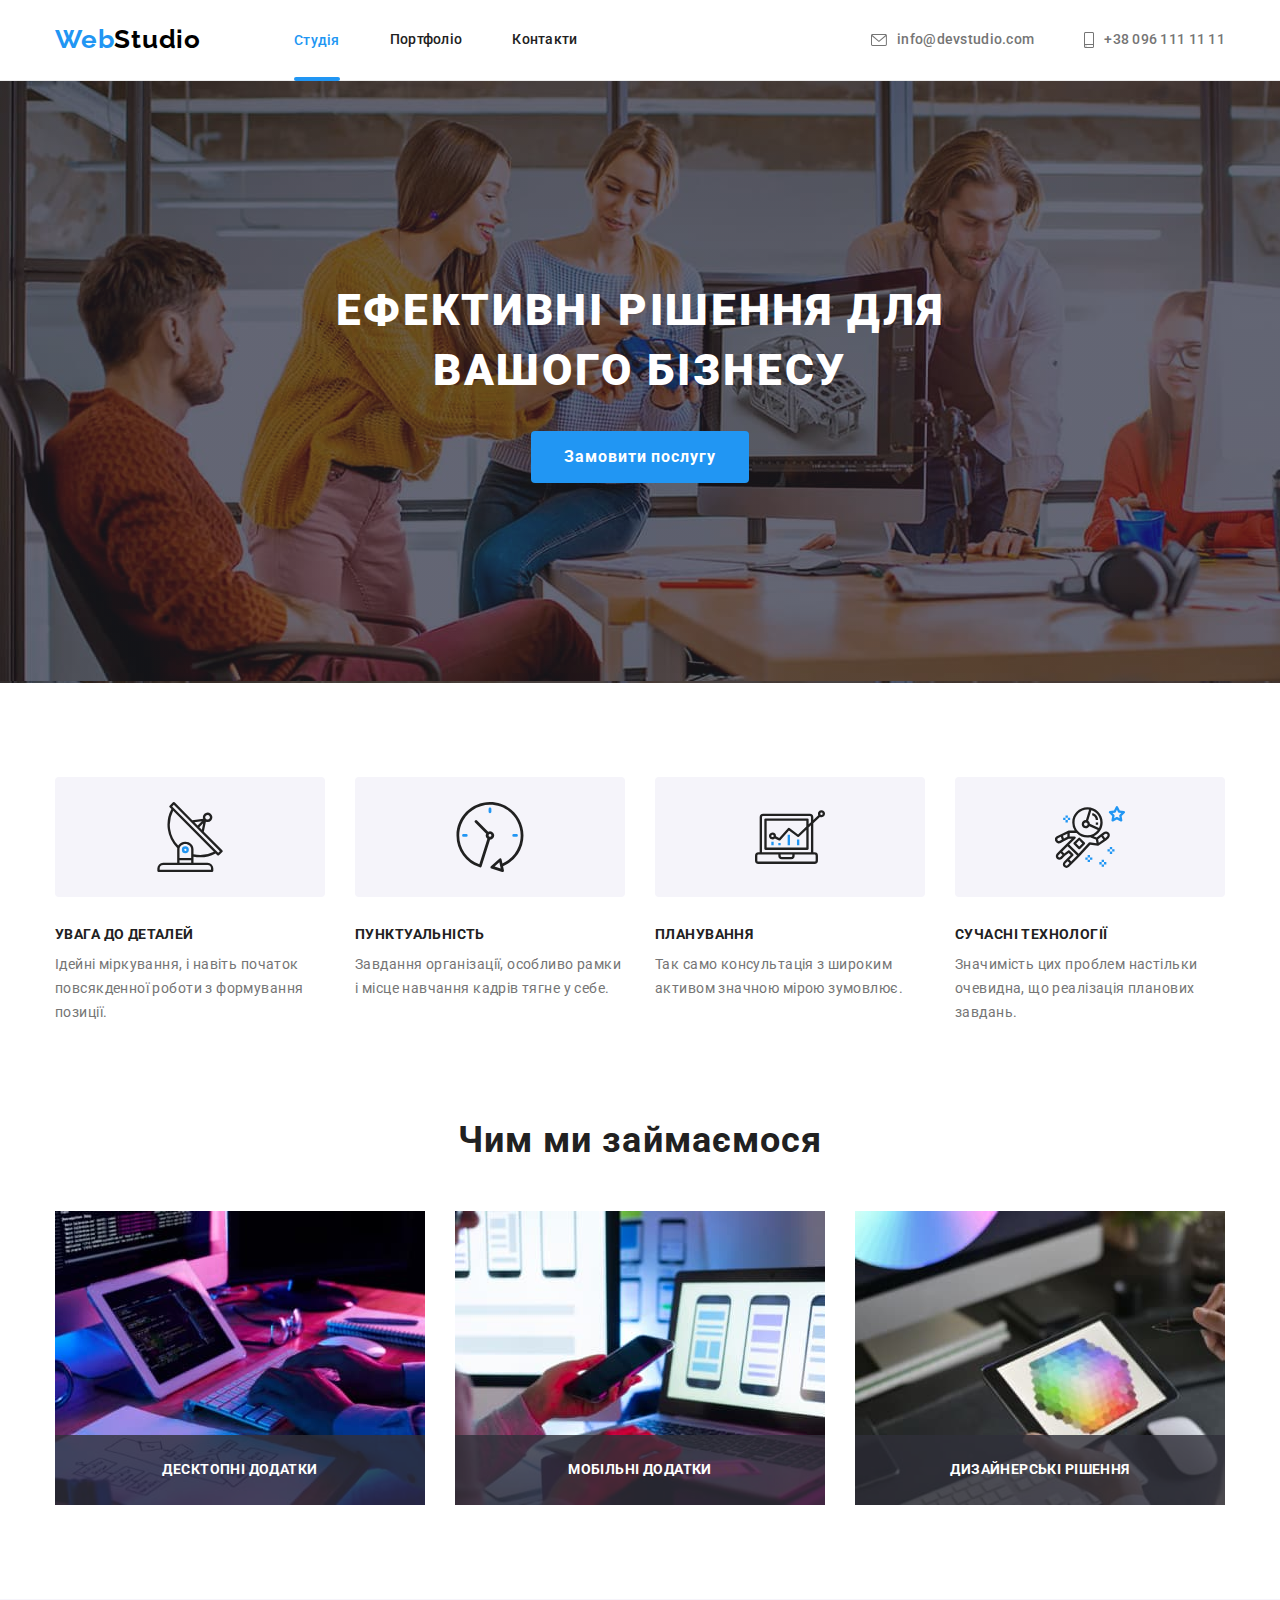
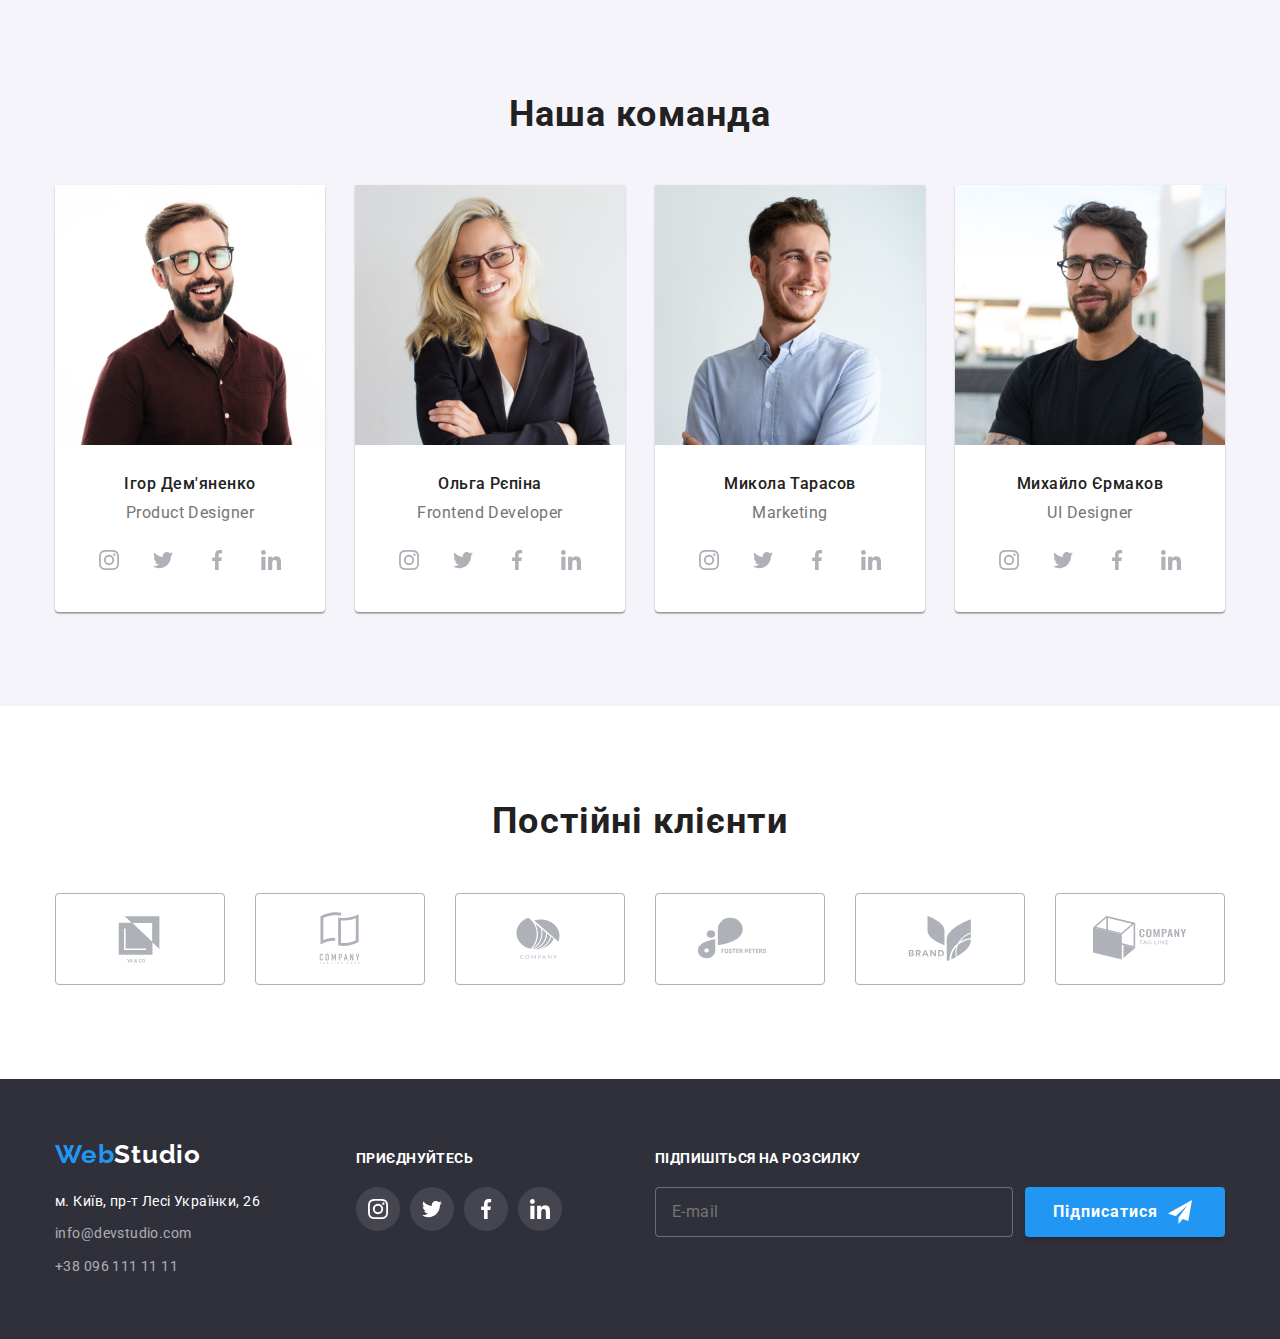
<file: index.html>
<!DOCTYPE html>
<html lang="uk">
  <head>
    <meta charset="UTF-8" />
    <meta http-equiv="X-UA-Compatible" content="IE=edge" />
    <meta name="viewport" content="width=device-width, initial-scale=1.0" />
    <title>WebStudio</title>
    <link rel="preconnect" href="https://fonts.googleapis.com" />
    <link rel="preconnect" href="https://fonts.gstatic.com" crossorigin />
    <link
      href="https://fonts.googleapis.com/css2?family=Raleway:wght@700&family=Roboto:wght@400;500;700;900&display=swap"
      rel="stylesheet"
    />
    <link
      rel="stylesheet"
      href="https://cdnjs.cloudflare.com/ajax/libs/modern-normalize/1.1.0/modern-normalize.min.css"
    />
    <link rel="stylesheet" href="./css/styles.css" />
  </head>
  <body>
    <header class="header">
      <div class="container">
        <nav class="header-navigation">
          <a href="./index.html" class="header-logo link">
            <span class="web">Web</span><span class="studio">Studio</span></a
          >
          <ul class="header-list list">
            <li class="header-item">
              <a class="header-link link current" href="./index.html">Студія</a>
            </li>
            <li class="header-item">
              <a class="header-link link" href="./portfolio.html">Портфоліо</a>
            </li>
            <li class="header-item">
              <a class="header-link link" href="#">Контакти</a>
            </li>
          </ul>
        </nav>
        <ul class="top-contacts-list list">
          <li class="top-contact-item">
            <a class="top-email-link link" href="mailto:info@devstudio.com">
              <svg class="top-icon" width="16" height="12">
                <use href="./images/icons.svg#icon-envelope"></use>
              </svg>
              info@devstudio.com</a
            >
          </li>
          <li class="top-contact-item">
            <a class="top-tel-link link" href="tel:+380961111111"
              ><svg class="top-icon" width="10" height="16">
                <use href="./images/icons.svg#icon-smartphone"></use>
              </svg>
              +38 096 111 11 11</a
            >
          </li>
        </ul>
      </div>
    </header>
    <main>
      <section class="hero section">
        <div class="container">
          <h1 class="hero-title">Ефективні рішення для вашого бізнесу</h1>
          <button type="button" class="hero-btn btn" data-modal-open>
            Замовити послугу
          </button>
        </div>
      </section>
      <section class="section">
        <div class="container">
          <h2 hidden class="section-title">Особливості</h2>
          <ul class="features-list list">
            <li class="feature-item">
              <div class="rectangle">
                <svg class="feature-icon" width="70" height="70">
                  <use href="images/icons.svg#icon-antenna"></use>
                </svg>
              </div>
              <h3 class="feature-title">Увага до деталей</h3>
              <p class="feature-text">
                Ідейні міркування, і навіть початок повсякденної роботи з
                формування позиції.
              </p>
            </li>
            <li class="feature-item">
              <div class="rectangle">
                <svg class="feature-icon" width="70" height="70">
                  <use href="images/icons.svg#icon-clock"></use>
                </svg>
              </div>
              <h3 class="feature-title">Пунктуальність</h3>
              <p class="feature-text">
                Завдання організації, особливо рамки і місце навчання кадрів
                тягне у себе.
              </p>
            </li>
            <li class="feature-item">
              <div class="rectangle">
                <svg class="feature-icon" width="70" height="70">
                  <use href="images/icons.svg#icon-diagram"></use>
                </svg>
              </div>
              <h3 class="feature-title">Планування</h3>
              <p class="feature-text">
                Так само консультація з широким активом значною мірою зумовлює.
              </p>
            </li>
            <li class="feature-item">
              <div class="rectangle">
                <svg class="feature-icon" width="70" height="70">
                  <use href="images/icons.svg#icon-astronaut"></use>
                </svg>
              </div>
              <h3 class="feature-title">Сучасні технології</h3>
              <p class="feature-text">
                Значимість цих проблем настільки очевидна, що реалізація
                планових завдань.
              </p>
            </li>
          </ul>
        </div>
      </section>
      <section class="section no-padding-top">
        <div class="container">
          <h2 class="section-title">Чим ми займаємося</h2>
          <ul class="direction-list list">
            <li class="direction-item">
              <img
                src="./images/box_1.jpg"
                alt="Людина працює за комп’ютером"
                width="370"
                height="294"
                class="card"
              />
              <h3 class="direction-title title">Десктопні додатки</h3>
            </li>
            <li class="direction-item">
              <img
                src="./images/box_2.jpg"
                alt="Людина працює за комп’ютером"
                width="370"
                height="294"
                class="card"
              />
              <h3 class="direction-title title">Мобільні додатки</h3>
            </li>
            <li class="direction-item">
              <img
                src="./images/box_3.jpg"
                alt="Людина обирає колір з палітри планшету"
                width="370"
                height="294"
                class="card"
              />
              <h3 class="direction-title title">Дизайнерські рішення</h3>
            </li>
          </ul>
        </div>
      </section>
      <section class="team section">
        <div class="container">
          <h2 class="section-title">Наша команда</h2>
          <ul class="team-list list">
            <li class="teams-item">
              <img
                src="./images/img_1.jpg"
                alt="Фото члена команди"
                width="270"
                height="260"
                class="card"
              />
              <div class="content-container">
                <h3 class="team-members-name">Ігор Дем'яненко</h3>
                <p class="team-position">Product Designer</p>
                <ul class="social-network-list list">
                  <li class="soc-network-item">
                    <a
                      class="soc-network-link link"
                      href="#"
                      target="_blank"
                      rel="noopener noreferrer nofollow"
                    >
                      <svg class="soc-net-icon" width="20" height="20">
                        <use href="./images/icons.svg#icon-instagram"></use>
                      </svg>
                    </a>
                  </li>
                  <li class="soc-network-item">
                    <a
                      class="soc-network-link link"
                      href="#"
                      target="_blank"
                      rel="noopener noreferrer nofollow"
                    >
                      <svg class="soc-net-icon" width="20" height="20">
                        <use href="./images/icons.svg#icon-twitter"></use>
                      </svg>
                    </a>
                  </li>
                  <li class="soc-network-item">
                    <a
                      class="soc-network-link link"
                      href
                      target="_blank"
                      rel="noopener noreferrer nofollow"
                    >
                      <svg class="soc-net-icon" width="20" height="20">
                        <use href="./images/icons.svg#icon-facebook"></use>
                      </svg>
                    </a>
                  </li>
                  <li class="soc-network-item">
                    <a
                      class="soc-network-link link"
                      href="#"
                      target="_blank"
                      rel="noopener noreferrer nofollow"
                    >
                      <svg class="soc-net-icon" width="20" height="20">
                        <use href="./images/icons.svg#icon-linkedin"></use>
                      </svg>
                    </a>
                  </li>
                </ul>
              </div>
            </li>
            <li class="teams-item">
              <img
                src="images/img_2.jpg"
                alt="Фото члена команди"
                width="270"
                height="260"
                class="card"
              />
              <div class="content-container">
                <h3 class="team-members-name">Ольга Рєпіна</h3>
                <p class="team-position">Frontend Developer</p>
                <ul class="social-network-list list">
                  <li class="soc-network-item">
                    <a
                      class="soc-network-link link"
                      href="#"
                      target="_blank"
                      rel="noopener noreferrer nofollow"
                    >
                      <svg class="soc-net-icon" width="20" height="20">
                        <use href="./images/icons.svg#icon-instagram"></use>
                      </svg>
                    </a>
                  </li>
                  <li class="soc-network-item">
                    <a
                      class="soc-network-link link"
                      href="#"
                      target="_blank"
                      rel="noopener noreferrer nofollow"
                    >
                      <svg class="soc-net-icon" width="20" height="20">
                        <use href="./images/icons.svg#icon-twitter"></use>
                      </svg>
                    </a>
                  </li>
                  <li class="soc-network-item">
                    <a
                      class="soc-network-link link"
                      href
                      target="_blank"
                      rel="noopener noreferrer nofollow"
                    >
                      <svg class="soc-net-icon" width="20" height="20">
                        <use href="./images/icons.svg#icon-facebook"></use>
                      </svg>
                    </a>
                  </li>
                  <li class="soc-network-item">
                    <a
                      class="soc-network-link link"
                      href="#"
                      target="_blank"
                      rel="noopener noreferrer nofollow"
                    >
                      <svg class="soc-net-icon" width="20" height="20">
                        <use href="./images/icons.svg#icon-linkedin"></use>
                      </svg>
                    </a>
                  </li>
                </ul>
              </div>
            </li>
            <li class="teams-item">
              <img
                src="./images/img_3.jpg"
                alt="Фото члена команди"
                width="270"
                height="260"
                class="card"
              />
              <div class="content-container">
                <h3 class="team-members-name">Микола Тарасов</h3>
                <p class="team-position">Marketing</p>
                <ul class="social-network-list list">
                  <li class="soc-network-item">
                    <a
                      class="soc-network-link link"
                      href="#"
                      target="_blank"
                      rel="noopener noreferrer nofollow"
                    >
                      <svg class="soc-net-icon" width="20" height="20">
                        <use href="./images/icons.svg#icon-instagram"></use>
                      </svg>
                    </a>
                  </li>
                  <li class="soc-network-item">
                    <a
                      class="soc-network-link link"
                      href="#"
                      target="_blank"
                      rel="noopener noreferrer nofollow"
                    >
                      <svg class="soc-net-icon" width="20" height="20">
                        <use href="./images/icons.svg#icon-twitter"></use>
                      </svg>
                    </a>
                  </li>
                  <li class="soc-network-item">
                    <a
                      class="soc-network-link link"
                      href
                      target="_blank"
                      rel="noopener noreferrer nofollow"
                    >
                      <svg class="soc-net-icon" width="20" height="20">
                        <use href="./images/icons.svg#icon-facebook"></use>
                      </svg>
                    </a>
                  </li>
                  <li class="soc-network-item">
                    <a
                      class="soc-network-link link"
                      href="#"
                      target="_blank"
                      rel="noopener noreferrer nofollow"
                    >
                      <svg class="soc-net-icon" width="20" height="20">
                        <use href="./images/icons.svg#icon-linkedin"></use>
                      </svg>
                    </a>
                  </li>
                </ul>
              </div>
            </li>
            <li class="teams-item">
              <img
                src="./images/img_4.jpg"
                alt="Фото члена команди"
                width="270"
                height="260"
                class="card"
              />
              <div class="content-container">
                <h3 class="team-members-name">Михайло Єрмаков</h3>
                <p class="team-position">UI Designer</p>
                <ul class="social-network-list list">
                  <li class="soc-network-item">
                    <a
                      class="soc-network-link link"
                      href="#"
                      target="_blank"
                      rel="noopener noreferrer nofollow"
                    >
                      <svg class="soc-net-icon" width="20" height="20">
                        <use href="./images/icons.svg#icon-instagram"></use>
                      </svg>
                    </a>
                  </li>
                  <li class="soc-network-item">
                    <a
                      class="soc-network-link link"
                      href="#"
                      target="_blank"
                      rel="noopener noreferrer nofollow"
                    >
                      <svg class="soc-net-icon" width="20" height="20">
                        <use href="./images/icons.svg#icon-twitter"></use>
                      </svg>
                    </a>
                  </li>
                  <li class="soc-network-item">
                    <a
                      class="soc-network-link link"
                      href
                      target="_blank"
                      rel="noopener noreferrer nofollow"
                    >
                      <svg class="soc-net-icon" width="20" height="20">
                        <use href="./images/icons.svg#icon-facebook"></use>
                      </svg>
                    </a>
                  </li>
                  <li class="soc-network-item">
                    <a
                      class="soc-network-link link"
                      href="#"
                      target="_blank"
                      rel="noopener noreferrer nofollow"
                    >
                      <svg class="soc-net-icon" width="20" height="20">
                        <use href="./images/icons.svg#icon-linkedin"></use>
                      </svg>
                    </a>
                  </li>
                </ul>
              </div>
            </li>
          </ul>
        </div>
      </section>
      <section class="section">
        <div class="container">
          <h2 class="section-title">Постійні клієнти</h2>
          <ul class="clients-list list">
            <li class="client-item">
              <a
                class="client-link link"
                href="#"
                target="_blank"
                rel="noopener noreferrer nofollow"
              >
                <svg class="client-logo" width="106" height="60">
                  <use href="./images/icons.svg#icon-logo1"></use>
                </svg>
              </a>
            </li>
            <li class="client-item">
              <a
                class="client-link link"
                href="#"
                target="_blank"
                rel="noopener noreferrer nofollow"
              >
                <svg class="client-logo" width="106" height="60">
                  <use href="./images/icons.svg#icon-logo2"></use>
                </svg>
              </a>
            </li>
            <li class="client-item">
              <a
                class="client-link link"
                href="#"
                target="_blank"
                rel="noopener noreferrer nofollow"
              >
                <svg class="client-logo" width="106" height="60">
                  <use href="./images/icons.svg#icon-logo3"></use>
                </svg>
              </a>
            </li>
            <li class="client-item">
              <a
                class="client-link link"
                href="#"
                target="_blank"
                rel="noopener noreferrer nofollow"
              >
                <svg class="client-logo" width="106" height="60">
                  <use href="./images/icons.svg#icon-logo4"></use>
                </svg>
              </a>
            </li>
            <li class="client-item">
              <a
                class="client-link link"
                href="#"
                target="_blank"
                rel="noopener noreferrer nofollow"
              >
                <svg class="client-logo" width="106" height="60">
                  <use href="./images/icons.svg#icon-logo5"></use>
                </svg>
              </a>
            </li>
            <li class="client-item">
              <a
                class="client-link link"
                href="#"
                target="_blank"
                rel="noopener noreferrer nofollow"
              >
                <svg class="client-logo" width="106" height="60">
                  <use href="./images/icons.svg#icon-logo6"></use>
                </svg>
              </a>
            </li>
          </ul>
        </div>
      </section>
    </main>
    <footer class="footer">
      <div class="container">
        <div class="address-conteiner">
          <a class="footer-logo link" href="./index.html">
            <span class="web">Web</span
            ><span class="studio-footer">Studio</span></a
          >
          <address>
            <ul class="footer-list list">
              <li class="footer-item">
                <a
                  class="footer-link link"
                  href="https://goo.gl/maps/3VWGPc6KVfN4RwhE8"
                  target="_blank"
                  rel="noopener noreferrer nofollow"
                  >м. Київ, пр-т Лесі Українки, 26</a
                >
              </li>
              <li class="footer-item">
                <a
                  class="footer-link-mail link"
                  href="mailto:info@devstudio.com"
                  >info@devstudio.com</a
                >
              </li>
              <li class="footer-item">
                <a class="footer-link-tel link" href="tel:+380961111111"
                  >+38 096 111 11 11</a
                >
              </li>
            </ul>
          </address>
        </div>
        <div class="footer-soc-net-container">
          <h3 class="footer-title">приєднуйтесь</h3>
          <ul class="social-network-list list">
            <li class="soc-network-item">
              <a
                class="soc-network-link footer-icon-link link"
                href="#"
                target="_blank"
                rel="noopener noreferrer nofollow"
              >
                <svg
                  class="soc-net-icon footer-icon-item"
                  width="20"
                  height="20"
                >
                  <use href="./images/icons.svg#icon-instagram"></use>
                </svg>
              </a>
            </li>
            <li class="soc-network-item footer-icon-item">
              <a
                class="soc-network-link footer-icon-link link"
                href="#"
                target="_blank"
                rel="noopener noreferrer nofollow"
              >
                <svg class="soc-net-icon" width="20" height="20">
                  <use href="./images/icons.svg#icon-twitter"></use>
                </svg>
              </a>
            </li>
            <li class="soc-network-item footer-icon-item">
              <a
                class="soc-network-link footer-icon-link link"
                href
                target="_blank"
                rel="noopener noreferrer nofollow"
              >
                <svg class="soc-net-icon" width="20" height="20">
                  <use href="./images/icons.svg#icon-facebook"></use>
                </svg>
              </a>
            </li>
            <li class="soc-network-item footer-icon-item">
              <a
                class="soc-network-link footer-icon-link link"
                href="#"
                target="_blank"
                rel="noopener noreferrer nofollow"
              >
                <svg class="soc-net-icon" width="20" height="20">
                  <use href="./images/icons.svg#icon-linkedin"></use>
                </svg>
              </a>
            </li>
          </ul>
        </div>
        <div class="subscribe">
          <h3 class="footer-title">Підпишіться на розсилку</h3>
          <form class="subscribe-form">
            <div class="footer-form-field">
              <input
                class="footer-mail-input"
                type="email"
                placeholder="E-mail"
                name="index-subscribe-mail"
                id="index-subscribe-mail"
              />
            </div>
            <button class="subscribe-button btn" type="submit">
              Підписатися
              <svg class="icon-send" width="24" height="24">
                <use href="./images/icons.svg#icon-icon-send"></use>
              </svg>
            </button>
          </form>
        </div>
      </div>
    </footer>
    <div class="backdrop is-hidden" data-modal>
      <div class="modal">
        <button class="close-btn" type="button" data-modal-close>
          <svg class="icon-close" width="18" height="18">
            <use href="./images/icons.svg#icon-close-black"></use>
          </svg>
        </button>
        <h2 class="modal-title">Залиште свої дані, ми вам передзвонимо</h2>
        <form class="modal-form">
          <div class="modal-field">
            <label class="modal-label" for="name">Ім'я</label>
            <div class="input-wrap">
              <input
                class="modal-input"
                type="text"
                name="name"
                id="name"
                placeholder=""
              />
              <svg class="modal-input-icon" width="18" height="18">
                <use href="./images/icons.svg#icon-person-black"></use>
              </svg>
            </div>
          </div>
          <div class="modal-field">
            <label class="modal-label" for="tel">Телефон</label>
            <div class="input-wrap">
              <input class="modal-input" type="tel" name="tel" id="tel" />
              <svg class="modal-input-icon" width="18" height="18">
                <use href="./images/icons.svg#icon-phone-black"></use>
              </svg>
            </div>
          </div>
          <div class="modal-field">
            <label class="modal-label" for="mail">Пошта</label>
            <div class="input-wrap">
              <input class="modal-input" type="email" name="mail" id="mail" />
              <svg class="modal-input-icon" width="18" height="18">
                <use href="./images/icons.svg#icon-email-black"></use>
              </svg>
            </div>
          </div>
          <div class="modal-field">
            <label class="modal-label" for="comment">Коментар</label>
            <div class="input-wrap">
              <textarea
                class="modal-text"
                name="comment"
                id="comment"
                rows="10"
                placeholder="Введіть текст"
              >
Введіть текст</textarea
              >
            </div>
          </div>
          <div class="modal-field">
            <input
              class="input-check"
              type="checkbox"
              name="conditions"
              value="true"
              id="conditions"
              hidden
            />
            <label for="conditions" class="check-text">
              <span>
                <svg class="icon-check" width="16" height="15">
                  <use href="./images/icons.svg#icon-check"></use>
                </svg>
              </span>
              Погоджуюся з розсилкою та приймаю &nbsp;<a
                class="conditions-link link"
                href="#"
                target="_blank"
                >Умови договору</a
              >
            </label>
          </div>
          <button class="send-btn btn" type="submit">Відправити</button>
        </form>
      </div>
    </div>
    <script src="./js/modal.js"></script>
  </body>
</html>
</file>
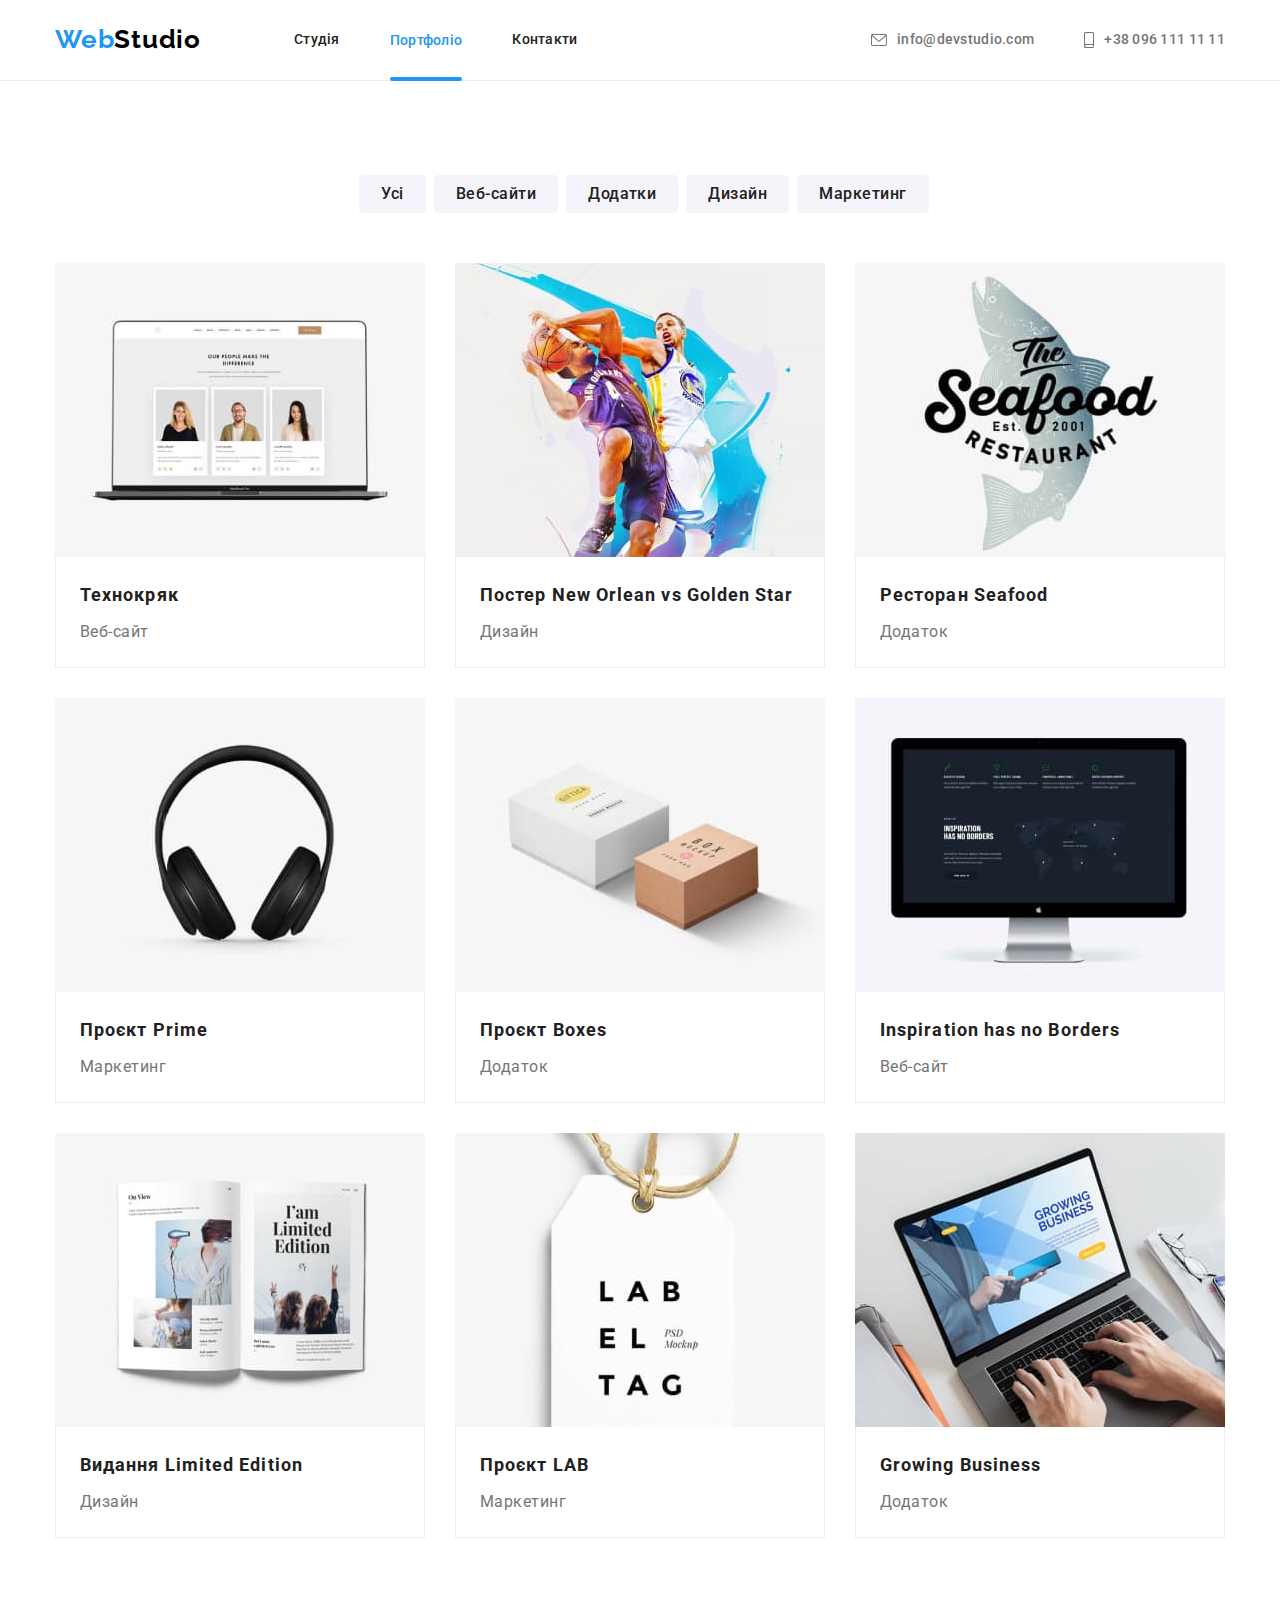
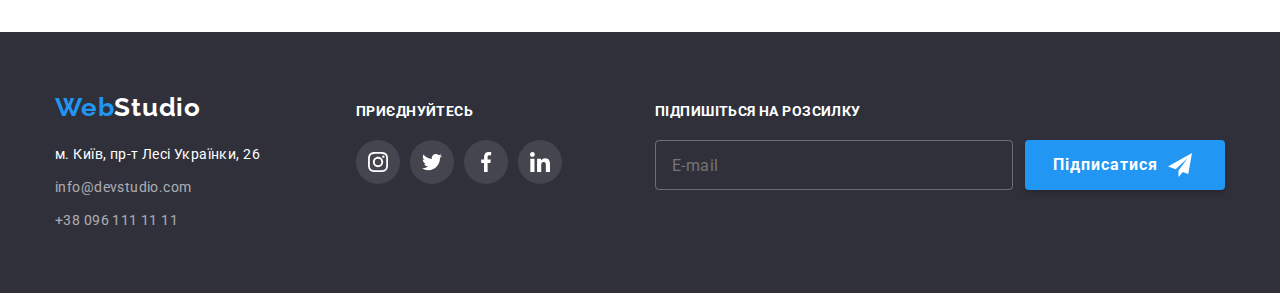
<file: portfolio.html>
<!DOCTYPE html>
<html lang="uk">
  <head>
    <meta charset="UTF-8" />
    <meta http-equiv="X-UA-Compatible" content="IE=edge" />
    <meta name="viewport" content="width=device-width, initial-scale=1.0" />
    <title>WebStudio</title>
    <link rel="preconnect" href="https://fonts.googleapis.com" />
    <link rel="preconnect" href="https://fonts.gstatic.com" crossorigin />
    <link
      href="https://fonts.googleapis.com/css2?family=Raleway:wght@700&family=Roboto:wght@400;500;700;900&display=swap"
      rel="stylesheet"
    />
    <link
      rel="stylesheet"
      href="https://cdnjs.cloudflare.com/ajax/libs/modern-normalize/1.1.0/modern-normalize.min.css"
    />
    <link rel="stylesheet" href="./css/styles.css" />
  </head>
  <body>
    <header class="header">
      <div class="container">
        <nav class="header-navigation">
          <a href="./index.html" class="header-logo link">
            Web<span class="studio">Studio</span></a
          >
          <ul class="header-list list">
            <li class="header-item">
              <a class="header-link link" href="./index.html">Студія</a>
            </li>
            <li class="header-item">
              <a class="header-link link current" href="./portfolio.html"
                >Портфоліо</a
              >
            </li>
            <li class="header-item">
              <a class="header-link link" href="#">Контакти</a>
            </li>
          </ul>
        </nav>
        <ul class="top-contacts-list list">
          <li class="top-contact-item">
            <a class="top-email-link link" href="mailto:info@devstudio.com">
              <svg class="top-icon" width="16" height="12">
                <use href="./images/icons.svg#icon-envelope"></use>
              </svg>
              info@devstudio.com</a
            >
          </li>
          <li class="top-contact-item">
            <a class="top-tel-link link" href="tel:+380961111111"
              ><svg class="top-icon" width="10" height="16">
                <use href="./images/icons.svg#icon-smartphone"></use>
              </svg>
              +38 096 111 11 11</a
            >
          </li>
        </ul>
      </div>
    </header>
    <main>
      <section class="section">
        <div class="container">
          <h2 hidden>Проекти</h2>
          <ul class="projects-filter list">
            <li class="filter-item">
              <button class="filter-btn btn" type="button">Усі</button>
            </li>
            <li class="filter-item">
              <button class="filter-btn btn" type="button">Веб-сайти</button>
            </li>
            <li class="filter-item">
              <button class="filter-btn btn" type="button">Додатки</button>
            </li>
            <li class="filter-item">
              <button class="filter-btn btn" type="button">Дизайн</button>
            </li>
            <li class="filter-item">
              <button class="filter-btn btn" type="button">Маркетинг</button>
            </li>
          </ul>
          <ul class="projects-list list">
            <li class="project-item">
              <div class="project-img-wrap">
                <img
                  src="./images/img_p1.jpg"
                  alt=""
                  width="370"
                  height="294"
                  class="project-image card"
                />
                <p class="hover-img-text">
                  Ресурс пропонує комплексні пропозиції з різним рівнем
                  функціоналу та сервісів. Все це дозволить відвідувачу отримати
                  вичерпні відомості про компанію чи приватну особу.
                </p>
              </div>
              <div class="project-container">
                <h3 class="project-title">Технокряк</h3>
                <p class="project-direction">Веб-сайт</p>
              </div>
            </li>
            <li class="project-item">
              <div class="project-img-wrap">
                <img
                  src="./images/img_p2.jpg"
                  alt=""
                  width="370"
                  height="294"
                  class="project-image card"
                />
                <p class="hover-img-text">
                  Ресурс пропонує комплексні пропозиції з різним рівнем
                  функціоналу та сервісів. Все це дозволить відвідувачу отримати
                  вичерпні відомості про компанію чи приватну особу.
                </p>
              </div>
              <div class="project-container">
                <h3 class="project-title">Постер New Orlean vs Golden Star</h3>
                <p class="project-direction">Дизайн</p>
              </div>
            </li>
            <li class="project-item">
              <div class="project-img-wrap">
                <img
                  src="./images/img_p3.jpg"
                  alt=""
                  width="370"
                  height="294"
                  class="project-image card"
                />
                <p class="hover-img-text">
                  Ресурс пропонує комплексні пропозиції з різним рівнем
                  функціоналу та сервісів. Все це дозволить відвідувачу отримати
                  вичерпні відомості про компанію чи приватну особу.
                </p>
              </div>
              <div class="project-container">
                <h3 class="project-title">Ресторан Seafood</h3>
                <p class="project-direction">Додаток</p>
              </div>
            </li>
            <li class="project-item">
              <div class="project-img-wrap">
                <img
                  src="./images/img_p4.jpg"
                  alt=""
                  width="370"
                  height="294"
                  class="project-image card"
                />
                <p class="hover-img-text">
                  Ресурс пропонує комплексні пропозиції з різним рівнем
                  функціоналу та сервісів. Все це дозволить відвідувачу отримати
                  вичерпні відомості про компанію чи приватну особу.
                </p>
              </div>
              <div class="project-container">
                <h3 class="project-title">Проєкт Prime</h3>
                <p class="project-direction">Маркетинг</p>
              </div>
            </li>
            <li class="project-item">
              <div class="project-img-wrap">
                <img
                  src="./images/img_p5.jpg"
                  alt=""
                  width="370"
                  height="294"
                  class="project-image card"
                />
                <p class="hover-img-text">
                  Ресурс пропонує комплексні пропозиції з різним рівнем
                  функціоналу та сервісів. Все це дозволить відвідувачу отримати
                  вичерпні відомості про компанію чи приватну особу.
                </p>
              </div>
              <div class="project-container">
                <h3 class="project-title">Проєкт Boxes</h3>
                <p class="project-direction">Додаток</p>
              </div>
            </li>
            <li class="project-item">
              <div class="project-img-wrap">
                <img
                  src="./images/img_p6.jpg"
                  alt=""
                  width="370"
                  height="294"
                  class="project-image card"
                />
                <p class="hover-img-text">
                  Ресурс пропонує комплексні пропозиції з різним рівнем
                  функціоналу та сервісів. Все це дозволить відвідувачу отримати
                  вичерпні відомості про компанію чи приватну особу.
                </p>
              </div>
              <div class="project-container">
                <h3 class="project-title">Inspiration has no Borders</h3>
                <p class="project-direction">Веб-сайт</p>
              </div>
            </li>
            <li class="project-item">
              <div class="project-img-wrap">
                <img
                  src="./images/img_p7.jpg"
                  alt=""
                  width="370"
                  height="294"
                  class="project-image card"
                />
                <p class="hover-img-text">
                  Ресурс пропонує комплексні пропозиції з різним рівнем
                  функціоналу та сервісів. Все це дозволить відвідувачу отримати
                  вичерпні відомості про компанію чи приватну особу.
                </p>
              </div>
              <div class="project-container">
                <h3 class="project-title">Видання Limited Edition</h3>
                <p class="project-direction">Дизайн</p>
              </div>
            </li>
            <li class="project-item">
              <div class="project-img-wrap">
                <img
                  src="./images/img_p8.jpg"
                  alt=""
                  width="370"
                  height="294"
                  class="project-image card"
                />
                <p class="hover-img-text">
                  Ресурс пропонує комплексні пропозиції з різним рівнем
                  функціоналу та сервісів. Все це дозволить відвідувачу отримати
                  вичерпні відомості про компанію чи приватну особу.
                </p>
              </div>
              <div class="project-container">
                <h3 class="project-title">Проєкт LAB</h3>
                <p class="project-direction">Маркетинг</p>
              </div>
            </li>
            <li class="project-item">
              <div class="project-img-wrap">
                <img
                  src="./images/img_p9.jpg"
                  alt=""
                  width="370"
                  height="294"
                  class="project-image card"
                />
                <p class="hover-img-text">
                  Ресурс пропонує комплексні пропозиції з різним рівнем
                  функціоналу та сервісів. Все це дозволить відвідувачу отримати
                  вичерпні відомості про компанію чи приватну особу.
                </p>
              </div>
              <div class="project-container">
                <h3 class="project-title">Growing Business</h3>
                <p class="project-direction">Додаток</p>
              </div>
            </li>
          </ul>
        </div>
      </section>
    </main>
    <footer class="footer">
      <div class="container">
        <div class="address-conteiner">
          <a class="footer-logo link" href="./index.html">
            <span class="web">Web</span
            ><span class="studio-footer">Studio</span></a
          >
          <address>
            <ul class="footer-list list">
              <li class="footer-item">
                <a
                  class="footer-link link"
                  href="https://goo.gl/maps/3VWGPc6KVfN4RwhE8"
                  target="_blank"
                  rel="noopener noreferrer nofollow"
                  >м. Київ, пр-т Лесі Українки, 26</a
                >
              </li>
              <li class="footer-item">
                <a
                  class="footer-link-mail link"
                  href="mailto:info@devstudio.com"
                  >info@devstudio.com</a
                >
              </li>
              <li class="footer-item">
                <a class="footer-link-tel link" href="tel:+380961111111"
                  >+38 096 111 11 11</a
                >
              </li>
            </ul>
          </address>
        </div>
        <div class="footer-soc-net-container">
          <h3 class="footer-title">приєднуйтесь</h3>
          <ul class="social-network-list list">
            <li class="soc-network-item">
              <a
                class="soc-network-link footer-icon-link link"
                href="#"
                target="_blank"
                rel="noopener noreferrer nofollow"
              >
                <svg
                  class="soc-net-icon footer-icon-item"
                  width="20"
                  height="20"
                >
                  <use href="./images/icons.svg#icon-instagram"></use>
                </svg>
              </a>
            </li>
            <li class="soc-network-item footer-icon-item">
              <a
                class="soc-network-link footer-icon-link link"
                href="#"
                target="_blank"
                rel="noopener noreferrer nofollow"
              >
                <svg class="soc-net-icon" width="20" height="20">
                  <use href="./images/icons.svg#icon-twitter"></use>
                </svg>
              </a>
            </li>
            <li class="soc-network-item footer-icon-item">
              <a
                class="soc-network-link footer-icon-link link"
                href
                target="_blank"
                rel="noopener noreferrer nofollow"
              >
                <svg class="soc-net-icon" width="20" height="20">
                  <use href="./images/icons.svg#icon-facebook"></use>
                </svg>
              </a>
            </li>
            <li class="soc-network-item footer-icon-item">
              <a
                class="soc-network-link footer-icon-link link"
                href="#"
                target="_blank"
                rel="noopener noreferrer nofollow"
              >
                <svg class="soc-net-icon" width="20" height="20">
                  <use href="./images/icons.svg#icon-linkedin"></use>
                </svg>
              </a>
            </li>
          </ul>
        </div>
        <div class="subscribe">
          <h3 class="footer-title">Підпишіться на розсилку</h3>
          <form class="subscribe-form">
            <div class="footer-form-field">
              <input
                class="footer-mail-input"
                type="email"
                placeholder="E-mail"
                id="portfolio-subscribe-mail"
                name="portfolio-subscribe-mail"
              />
            </div>
            <button class="subscribe-button btn" type="submit">
              Підписатися
              <svg class="icon-send" width="24" height="24">
                <use href="./images/icons.svg#icon-icon-send"></use>
              </svg>
            </button>
          </form>
        </div>
      </div>
    </footer>
  </body>
</html>
</file>
<file: css/styles.css>
:root {
  --first-logo-color: #2196f3;
  --second-logo-color: #000000;
  --third-logo-color: #ffffff;
  --first-title-color: #ffffff;
  --second-title-color: #212121;
  --main-text-color: #757575;
  --main-background-color: #ffffff;
  --middle-background-color: #f5f4fa;
  --dark-background-color: #2f303a;
  --hero-btn-text-color: #ffffff;
  --main-btn-text-color: #212121;
  --btn-background-color: #f5f4fa;
  --active-btn-text-color: #ffffff;
  --active-btn-background-color: #2196f3;
  --active-hero-btn-background-color: #188ce8;
  --hero-btn-background-color: #2196f3;
  --first--link-color: #212121;
  --second-link-color: #757575;
  --third-link-color: #ffffff;
  --active-link-color: #2196f3;
  --card-border: #eeeeee;
}

body {
  font-family: Roboto, sans-serif;
  color: var(--main-text-color);
}

h1,
h2,
h3,
p,
ul {
  margin-top: 0;
  margin-bottom: 0;
  padding-left: 0;
}

.card {
  display: block;
  max-width: 100%;
  height: auto;
}

.list {
  list-style: none;
}

.link {
  text-decoration: none;
}

.container {
  width: 1200px;
  margin: 0 auto;
  padding-right: 15px;
  padding-left: 15px;
}

.section-title {
  font-weight: 700;
  font-size: 36px;
  line-height: 1.17;
  letter-spacing: 0.03em;
  color: var(--second-title-color);
  text-align: center;
  margin-bottom: 50px;
}

.title {
  font-size: 14px;
  line-height: 1.14em;
  text-align: center;
  letter-spacing: 0.03em;
  text-transform: uppercase;

  color: var(--first-title-color);
}

.header {
  border-bottom-width: 1px;
  border-bottom-style: solid;
  border-bottom-color: #ececec;
}

.header .container {
  display: flex;
  align-items: center;
  text-align: center;
}

.header-navigation {
  display: flex;
}

.header-logo {
  display: inline-block;
  padding-top: 24px;
  padding-right: 0;
  padding-bottom: 25px;
  padding-left: 0;
}

.header-link {
  display: block;
  padding-top: 32px;
  padding-bottom: 32px;
}

.top-contacts-list {
  display: block;
  padding-top: 32px;
  padding-bottom: 32px;
  align-items: center;
}

.header-logo,
.footer-logo,
.studio,
.studio-footer {
  font-family: "Raleway", sans-serif;
  text-decoration: none;
  font-weight: 700;
  font-size: 26px;
  line-height: 1.19;
  letter-spacing: 0.03em;
}

.header-logo,
.footer-logo {
  color: var(--first-logo-color);
}

.studio {
  color: var(--second-logo-color);
}

.studio-footer {
  color: var(--third-logo-color);
}

.header-list,
.top-contacts-list {
  font-style: normal;
  font-weight: 500;
  font-size: 14px;
  line-height: 1.14;
  letter-spacing: 0.02em;

  display: flex;
}

.header-link {
  color: var(--first--link-color);

  transition-property: color;
  transition-duration: 250ms;
  transition-timing-function: cubic-bezier(0.4, 0, 0.2, 1);
}

.top-contacts-list {
  display: flex;
  margin-left: auto;
}

.top-contact-item {
  display: flex;
  align-items: center;
}

.header-list,
.top-contacts-list {
  gap: 50px;
}

.header .current {
  color: var(--active-link-color);
  padding-bottom: 0;
  position: relative;
  transform: translateY(1px);
}

.current::after {
  content: "";
  display: flex;
  background-color: currentColor;
  border-radius: 2px;
  width: 100%;
  height: 4px;
  margin-top: 28px;
  background-repeat: no-repeat;
}

.top-email-link,
.top-tel-link {
  color: var(--second-link-color);
  display: flex;
  align-items: center;
  gap: 10px;
}

.header-link:hover,
.header-link:focus {
  color: var(--active-link-color);
}

.top-email-link {
  transition-property: fill, color;
  transition-duration: 250ms;
  transition-timing-function: cubic-bezier(0.4, 0, 0.2, 1);
}

.top-email-link:focus,
.top-email-link:hover,
.top-tel-link:focus,
.top-tel-link:hover {
  color: var(--active-link-color);
  fill: var(--active-link-color);
}

.top-contact-item {
  fill: currentColor;
  display: flex;
  align-items: center;
  justify-content: center;
}

.top-icon {
  display: flex;
}

.header-list {
  margin-left: 93px;
}

.section {
  padding-top: 94px;
  padding-bottom: 94px;
  margin-right: auto;
  margin-right: auto;
}

.section.no-padding-top {
  padding-top: 0;
}

.btn {
  font-family: inherit;
  display: inline-block;
  border: 1px solid transparent;
  border-radius: 4px;
}

/*---------------------HERO-----------------------*/
.hero.section {
  padding-top: 200px;
  padding-bottom: 200px;
}

.hero {
  background-color: var(--dark-background-color);
  background-image: linear-gradient(
      rgba(47, 48, 58, 0.4),
      rgba(47, 48, 58, 0.4)
    ),
    url(../images/img_backgraund.jpg);
  text-align: center;
  max-width: 1600px;
  margin: 0 auto;
}
.hero-title {
  font-weight: 900;
  font-size: 44px;
  line-height: 1.36;
  letter-spacing: 0.06em;
  text-transform: uppercase;
  color: var(--first-title-color);
  margin-bottom: 30px;
  max-width: 696px;
  margin-left: auto;
  margin-right: auto;
}

.hero-btn {
  font-style: normal;
  font-weight: 700;
  font-size: 16px;
  line-height: 1.88;
  color: var(--hero-btn-text-color);
  letter-spacing: 0.06em;
  background: var(--hero-btn-background-color);
  cursor: pointer;

  padding-top: 10px;
  padding-right: 32px;
  padding-bottom: 10px;
  padding-left: 32px;
  min-width: 216px;

  transition-property: background-color;
  transition-duration: 250ms;
  transition-timing-function: cubic-bezier(0.4, 0, 0.2, 1);
}

.hero-btn:hover,
.hero-btn:focus {
  background-color: var(--active-hero-btn-background-color);
}

/*-------------------FEATURES-----------------*/
.features-list {
  display: flex;
  gap: 30px;
}

.feature-item {
  flex-basis: calc((100% - 3 * 30px) / 4);
}

.feature-icon {
  display: flex;
}

.rectangle {
  display: flex;
  justify-content: center;
  align-items: center;
  width: 270px;
  height: 120px;
  background-color: #f5f4fa;
  border-radius: 4px;
}

.feature-title {
  font-weight: 700;
  font-size: 14px;
  line-height: 1.14;
  letter-spacing: 0.03em;
  text-transform: uppercase;
  color: var(--second-title-color);
  margin-top: 30px;
}

.feature-text {
  font-size: 14px;
  line-height: 1.71;
  letter-spacing: 0.03em;
  margin-top: 10px;
}

.direction-item {
  position: relative;
}

.direction-list {
  display: flex;
  gap: 30px;
}

.direction-title {
  background: #2f303acc;
  display: flex;
  align-items: center;
  justify-content: center;
  height: 70px;
  width: 100%;
  position: absolute;
  bottom: 0;
}
/*------------------TEAM----------------------*/
.team {
  background-color: var(--middle-background-color);
}

.content-container {
  padding-top: 30px;
  padding-bottom: 30px;
}

.team-list {
  display: flex;
  text-align: center;
  gap: 30px;
}

.teams-item {
  background-color: var(--main-background-color);
  border-radius: 0px 0px 4px 4px;
  box-shadow: 0px 1px 3px rgba(0, 0, 0, 0.12), 0px 1px 1px rgba(0, 0, 0, 0.14),
    0px 2px 1px rgba(0, 0, 0, 0.2);
}

.team-members-name {
  font-weight: 500;
  font-size: 16px;
  line-height: 1.17;
  letter-spacing: 0.03em;
  color: var(--second-title-color);
}

.team-position {
  line-height: 1.19;
  letter-spacing: 0.03em;
  margin-top: 10px;
}

.social-network-list {
  display: flex;
  margin-top: 16px;
  gap: 10px;
  justify-content: center;
  align-items: center;
}

.soc-network-item {
  width: 44px;
  height: 44px;
}

.soc-network-link {
  width: 100%;
  height: 100%;
  border: 0;
  border-radius: 50%;
  display: flex;
  display: flex;
  justify-content: center;
  align-items: center;
}

.soc-net-icon {
  fill: #afb1b8;
}

.soc-network-link .soc-net-icon {
  transition-property: fill;
  transition-duration: 250ms;
  transition-timing-function: cubic-bezier(0.4, 0, 0.2, 1);
}

.soc-network-link:hover .soc-net-icon,
.soc-network-link:focus .soc-net-icon {
  fill: #fff;
}

/*----------------CLIENTS---------------------*/

.clients-list {
  display: flex;
  justify-content: center;
  gap: 30px;
  justify-content: center;
  align-items: center;
}

.client-item {
  display: flex;
  width: 170px;
  height: 92px;
}

.client-link {
  display: flex;
  justify-content: center;
  align-items: center;
  width: 100%;
  height: 100%;
  color: #afb1b8;
  border: 1px solid #afb1b8;
  border-radius: 4px;

  transition-property: border;
  transition-duration: 250ms;
  transition-timing-function: cubic-bezier(0.4, 0, 0.2, 1);
}

.client-logo {
  fill: currentColor;
}

.client-link:hover,
.client-link:focus {
  border: 1px solid #2196f3;
}

.client-link .client-logo {
  transition-property: fill;
  transition-duration: 250ms;
  transition-timing-function: cubic-bezier(0.4, 0, 0.2, 1);
}

.client-link:hover .client-logo,
.client-link:focus .client-logo {
  fill: #2196f3;
}

/*-----------------FOOTER---------------------*/

.footer .container {
  display: flex;
  align-items: baseline;
}

.footer {
  background-color: var(--dark-background-color);
  padding-top: 60px;
  padding-bottom: 60px;
}

.footer-list {
  font-style: normal;
}

.address-conteiner {
  width: 231px;
}

.footer-item {
  display: block;
  font-size: 14px;
  line-height: 1.71;
  letter-spacing: 0.03em;
}

.footer-link {
  color: var(--third-link-color);
  transition-property: color;
  transition-duration: 250ms;
  transition-timing-function: cubic-bezier(0.4, 0, 0.2, 1);
}

.footer-link-mail,
.footer-link-tel {
  color: var(--third-link-color);
  opacity: 0.6;

  transition-property: color;
  transition-duration: 250ms;
  transition-timing-function: cubic-bezier(0.4, 0, 0.2, 1);
}

.footer-link:hover,
.footer-link:focus,
.footer-link-mail:hover,
.footer-link-tel:hover,
.footer-link-mail:focus,
.footer-link-tel:focus {
  color: var(--active-link-color);
}

.footer-item:not(:last-child) {
  display: block;
  margin-bottom: 9px;
}

.footer-logo {
  display: block;
  margin-bottom: 20px;
}

.footer-soc-net-container {
  margin-left: 70px;
  max-width: 206px;
}

.footer-title {
  font-size: 14px;
  line-height: 1.14em;
  letter-spacing: 0.03em;
  text-transform: uppercase;

  color: #ffffff;

  display: flex;
  align-items: baseline;
  margin-bottom: 20px;
}

.soc-network-item .footer-icon-link {
  background-color: rgba(255, 255, 255, 0.1);
  color: #ffffff;
}

.footer-icon-link .soc-net-icon {
  fill: currentColor;
}

.soc-network-link {
  transition-property: background-color;
  transition-duration: 250ms;
  transition-timing-function: cubic-bezier(0.4, 0, 0.2, 1);
}

.soc-network-link:hover,
.soc-network-link:focus {
  background-color: #2196f3;
}

.subscribe {
  margin-left: 93px;
}

.subscribe-button {
  font-style: normal;
  font-weight: 700;
  font-size: 16px;
  line-height: 1.88em;
  letter-spacing: 0.06em;

  color: #ffffff;
  padding: 10px 28px;
  min-width: 200px;
  border-width: 0;

  display: flex;
  align-items: center;
  text-align: center;

  background: #2196f3;
  box-shadow: 0px 4px 4px rgba(0, 0, 0, 0.15);
  border-radius: 4px;
  cursor: pointer;
}

.icon-send {
  fill: #ffffff;
  margin-left: 10px;
}

.footer-mail-input {
  min-width: 358px;
  height: 50px;
  border: 1px solid rgba(255, 255, 255, 0.3);
  border-radius: 4px;
  font-size: 16px;
  line-height: 1.25;
  display: flex;
  align-items: center;
  letter-spacing: 0.03em;
  color: rgba(255, 255, 255, 0.6);
  padding-left: 16px;
  background-color: transparent;
  outline: none;
}

.subscribe-form {
  display: flex;
  gap: 12px;
}

/*-------------------MODAL-------------------------*/

.backdrop {
  position: fixed;
  width: 100%;
  height: 100%;
  background-color: rgba(0, 0, 0, 0.2);
  top: 0;
  transition-property: transform, visibility, opacity;
  transition-duration: 250ms;
  transform: scale(1);
}

.modal {
  width: 528px;
  min-height: 581px;
  background-color: var(--main-background-color);
  box-shadow: 0px 1px 3px rgba(0, 0, 0, 0.12), 0px 1px 1px rgba(0, 0, 0, 0.14),
    0px 2px 1px rgba(0, 0, 0, 0.2);
  border-radius: 4px;
  position: absolute;
  top: 50%;
  left: 50%;
  transform: translate(-50%, -50%);
  transition: transrorm 250ms cubic-bezier(0.4, 0, 0.2, 1);

  padding: 40px;
}

.close-btn {
  height: 30px;
  width: 30px;
  position: absolute;
  top: 8px;
  right: 8px;
  border-radius: 50%;
  border: 1px solid rgba(0, 0, 0, 0.1);
  background-color: #ffffff;
  display: flex;
  justify-content: center;
  align-items: center;
  cursor: pointer;
}

.close-btn .icon-close,
.close-btn .icon-close {
  transition-property: fill;
  transition-duration: 250ms;
  transition-timing-function: cubic-bezier(0.4, 0, 0.2, 1);
}

.close-btn:hover .icon-close,
.close-btn:focus .icon-close {
  fill: #2196f3;
}

.is-hidden {
  visibility: hidden;
  opacity: 0;
  pointer-events: none;

  transition-property: transform, visibility, opacity;
  transition-duration: 250ms;
  transition-timing-function: cubic-bezier(0.4, 0, 0.2, 1);
  transform: scale(1.5);
}

.modal-title {
  font-weight: 700;
  font-size: 20px;
  line-height: 23px;
  text-align: center;
  letter-spacing: 0.03em;

  color: #212121;

  margin-bottom: 11px;
}

.modal-field {
  margin-bottom: 10px;
}

.modal-input {
  width: 100%;
  height: 40px;
  border: 1px solid rgba(33, 33, 33, 0.2);
  border-radius: 4px;
  font-size: 12px;
  line-height: 14px;
  letter-spacing: 0.01em;
  outline: transparent;
  padding-left: 42px;

  transition-property: color, border-color;
  transition-duration: 250ms;
  transition-timing-function: cubic-bezier(0.4, 0, 0.2, 1);
}

.modal-input:focus,
.modal-text:focus {
  border-color: #2196f3;
  color: #000000;
}

.modal-input:focus + .modal-input-icon {
  fill: #2196f3;
}

.modal-label {
  font-size: 12px;
  line-height: 1.17em;

  letter-spacing: 0.01em;

  color: #757575;
}

.send-btn {
  font-weight: 700;
  font-size: 16px;
  line-height: 1.88em;

  display: flex;
  align-items: center;
  text-align: center;
  letter-spacing: 0.06em;

  color: #ffffff;

  background-color: #2196f3;
  box-shadow: 0px 4px 4px rgba(0, 0, 0, 0.15);
  border-radius: 4px;
  padding: 10px 52px;
  margin: 0 auto;
  margin-top: 30px;

  transition-property: background-color;
  transition-duration: 250ms;
  transition-timing-function: cubic-bezier(0.4, 0, 0.2, 1);
}

.send-btn:hover,
.send-btn:focus {
  background-color: #188ce8;
}

.input-wrap {
  position: relative;
  margin-top: 4px;
}

.modal-input-icon {
  position: absolute;
  top: 50%;
  left: 12px;
  transform: translateY(-50%);
}

.modal-text {
  width: 100%;
  height: 120px;
  border: 1px solid rgba(33, 33, 33, 0.2);
  border-radius: 4px;
  outline: transparent;
  font-size: 12px;
  line-height: 1.17em;
  letter-spacing: 0.01em;
  padding: 12px 16px;
  resize: none;
  color: rgba(117, 117, 117, 0.5);
}

.check-text {
  font-size: 14px;
  line-height: 1.71em;
  letter-spacing: 0.03em;
  color: #757575;
  display: flex;
  align-items: center;
  position: relative;
  justify-content: center;

  transition-property: color, border-color;
  transition-duration: 250ms;
  transition-timing-function: cubic-bezier(0.4, 0, 0.2, 1);
}

.check-text span {
  width: 16px;
  height: 15px;
  border: 2px solid #303030;
  border-radius: 3px;
  margin-right: 5px;
  display: flex;
  align-items: center;
  justify-content: center;
  fill: transparent;
}

.input-check:checked + .check-text span {
  background-color: #2196f3;
  border: transparent;
  fill: #ffffff;
}

input-check:focus + .check-text span {
  transition-property: border-color;
  transition-duration: 250ms;
  transition-timing-function: cubic-bezier(0.4, 0, 0.2, 1);
}

.input-check:focus + .check-text span {
  border-color: #212121;
}

.conditions-link {
  color: #2196f3;
  text-decoration: underline;
  text-decoration-skip-ink: none;
}
/*-----------------PORTFOLIO-----------------------*/

.projects-filter {
  display: flex;
  justify-content: center;
}

.filter-btn {
  font-weight: 500;
  font-size: 16px;
  line-height: 1.62;
  letter-spacing: 0.03em;
  background-color: var(--btn-background-color);
  color: var(--main-btn-text-color);
  border: 0;
  padding-top: 6px;
  padding-right: 22px;
  padding-bottom: 6px;
  padding-left: 22px;
  cursor: pointer;

  transition-property: color, background-color, box-shadow;
  transition-duration: 250ms;
  transition-timing-function: cubic-bezier(0.4, 0, 0.2, 1);
}

.projects-filter {
  margin-bottom: 50px;
}

.filter-item {
  margin-left: 8px;
}

.filter-btn:hover,
.filter-btn:focus {
  color: var(--active-btn-text-color);
  background-color: var(--active-btn-background-color);
  box-shadow: 0px 3px 1px rgba(0, 0, 0, 0.1), 0px 1px 2px rgba(0, 0, 0, 0.08),
    0px 2px 2px rgba(0, 0, 0, 0.12);
}

.project-item {
  transition-property: box-shadow;
  transition-duration: 250ms;
  transition-timing-function: cubic-bezier(0.4, 0, 0.2, 1);
}

.project-item:hover,
.project-item:focus {
  box-shadow: 0px 1px 1px rgba(0, 0, 0, 0.12), 0px 4px 4px rgba(0, 0, 0, 0.06),
    1px 4px 6px rgba(0, 0, 0, 0.16);
}

.project-container {
  padding: 20px 24px;
  border: 1px solid var(--card-border);
  border-top: 0;
}

.projects-list {
  display: flex;
  flex-wrap: wrap;
  gap: 30px;
}

.project-item {
  width: calc((100% - 30px * 2) / 3);
}

.project-item .hover-img-text {
  transition-property: transform;
  transition-duration: 250ms;
  transition-timing-function: cubic-bezier(0.4, 0, 0.2, 1);
}

.project-item:hover .hover-img-text {
  transform: translateY(0);
}

.project-img-wrap {
  position: relative;
  overflow: hidden;
}

.hover-img-text {
  position: absolute;
  bottom: 0;

  font-size: 18px;
  line-height: 1.56em;
  letter-spacing: 0.03em;
  color: #ffffff;
  padding: 63px 24px;
  background-color: rgba(33, 150, 243, 0.9);
  height: 100%;
  transform: translateY(100%);
  transition: transform 250ms ease;
  overflow: auto;
}

.project-title {
  font-weight: 700;
  font-size: 18px;
  line-height: 2;
  letter-spacing: 0.06em;
  color: var(--second-title-color);
}

.project-direction {
  font-size: 16px;
  line-height: 1.88;
  letter-spacing: 0.03em;
  margin-top: 4px;
}
</file>
